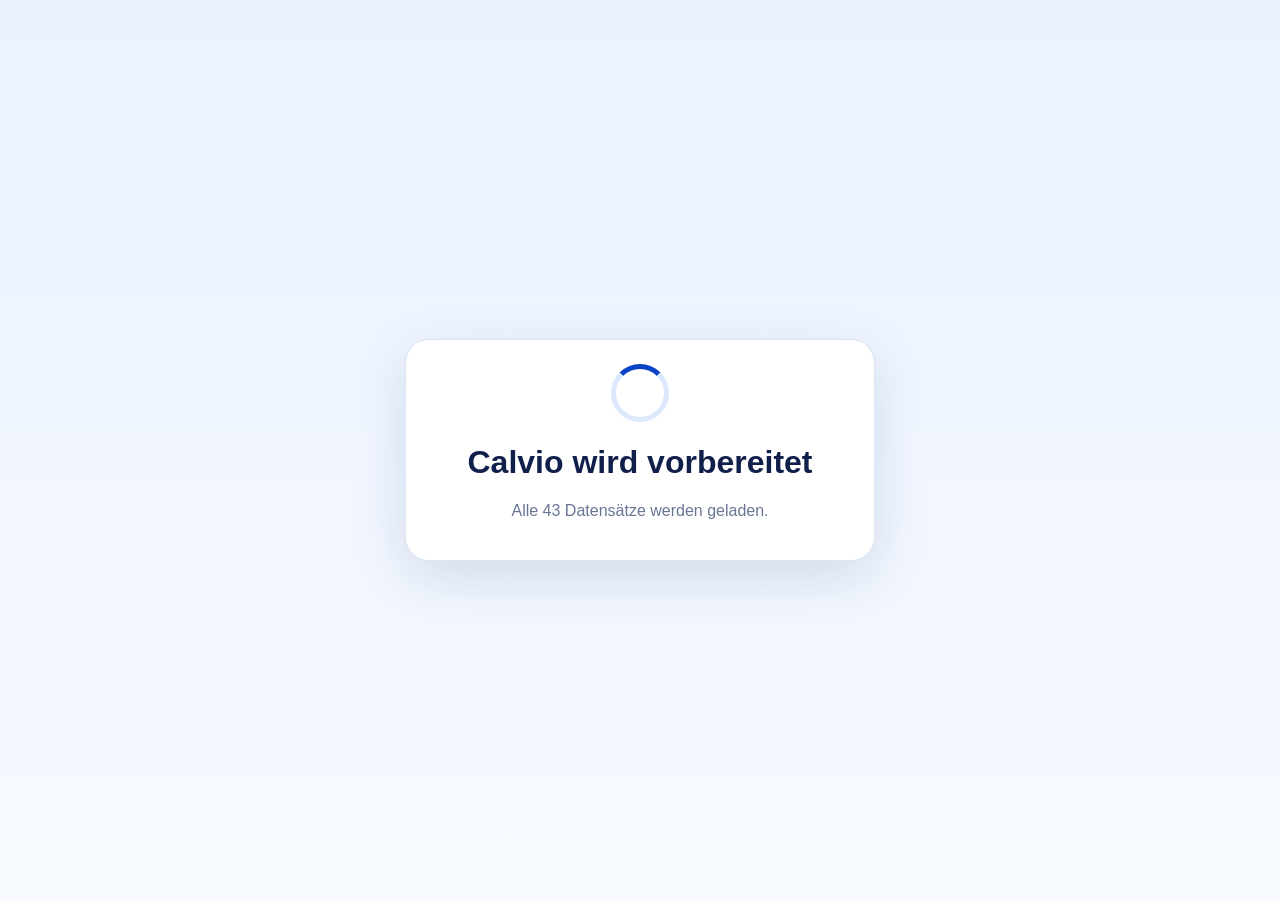
<file: index.html>
<!doctype html><html lang="de"><head><meta charset="utf-8"><meta name="viewport" content="width=device-width,initial-scale=1,viewport-fit=cover"><meta http-equiv="refresh" content="0; url=./app/import-fittrack.html?v=2026-07-13-v2"><title>Calvio</title></head><body style="font-family:-apple-system,BlinkMacSystemFont,'Segoe UI',sans-serif;background:#f3f7ff;color:#10204b;padding:32px"><h1>Calvio wird geöffnet …</h1><p>Die aktuellen FitTrack-Daten werden automatisch eingebunden.</p><p><a href="./app/import-fittrack.html?v=2026-07-13-v2">Hier tippen, falls die Weiterleitung nicht startet.</a></p></body></html>
</file>
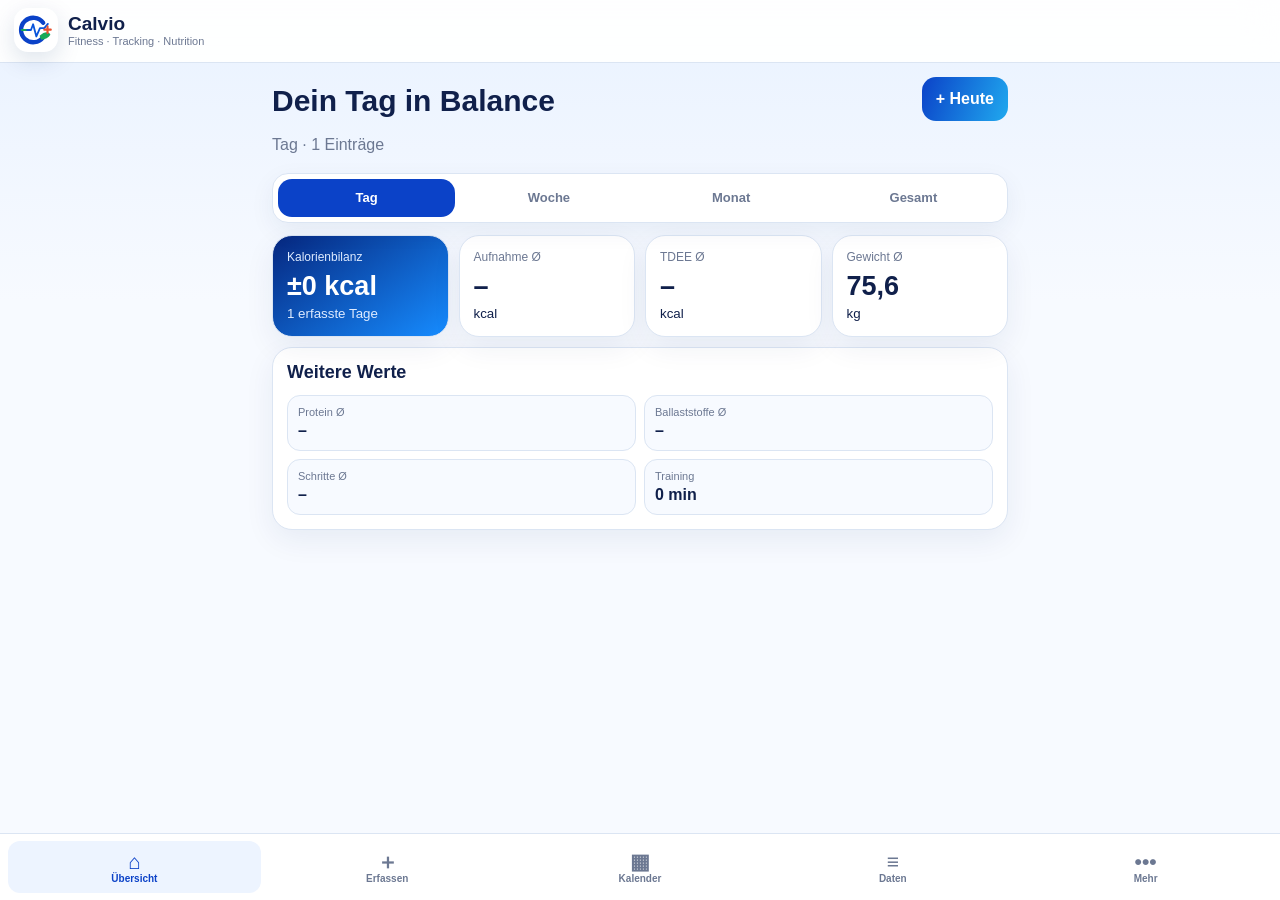
<file: app/index.html>
<!doctype html><html lang="de"><head><meta charset="utf-8"><meta name="viewport" content="width=device-width,initial-scale=1,viewport-fit=cover"><meta http-equiv="refresh" content="0; url=./mobile-v2.html?v=1"><meta name="theme-color" content="#0b42c8"><title>Calvio</title></head><body style="font-family:-apple-system,BlinkMacSystemFont,system-ui;background:#f3f7ff;color:#10204b;padding:32px"><h1>Calvio wird geöffnet …</h1><p><a href="./mobile-v2.html?v=1">Zur aktuellen iPhone-Version</a></p></body></html>
</file>
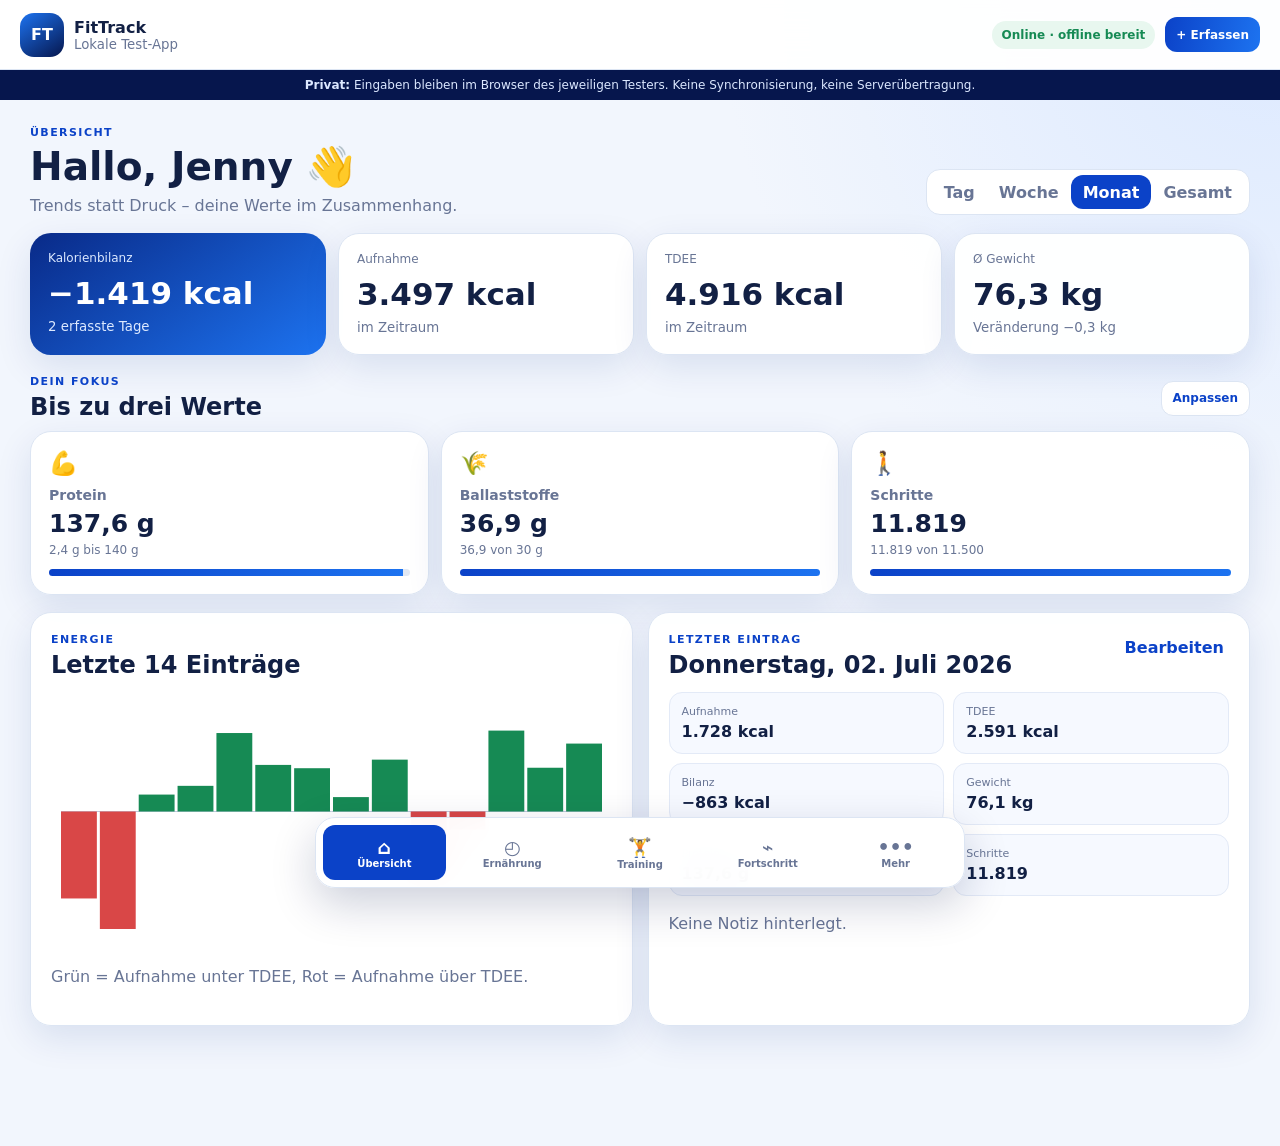
<file: test/index.html>
<!doctype html>
<html lang="de">
<head>
  <meta charset="utf-8">
  <meta name="viewport" content="width=device-width,initial-scale=1,viewport-fit=cover">
  <meta name="theme-color" content="#0b42c8">
  <meta name="description" content="FitTrack Test-App mit lokaler Offline-Datenspeicherung.">
  <meta name="apple-mobile-web-app-capable" content="yes">
  <meta name="apple-mobile-web-app-title" content="FitTrack">
  <title>FitTrack Test-App</title>
  <link rel="manifest" href="./manifest.webmanifest">
  <link rel="icon" href="./icon.svg" type="image/svg+xml">
  <link rel="apple-touch-icon" href="./icon.svg">
  <link rel="stylesheet" href="./styles.css?v=2">
</head>
<body>
<header class="topbar">
  <div class="brand"><div class="logo">FT</div><div><strong>FitTrack</strong><small>Lokale Test-App</small></div></div>
  <div class="top-actions"><span id="connectionStatus" class="status">Online</span><button id="installButton" class="secondary small" hidden>Installieren</button><button id="openEntryTop" class="small">+ Erfassen</button></div>
</header>
<div class="privacy"><strong>Privat:</strong> Eingaben bleiben im Browser des jeweiligen Testers. Keine Synchronisierung, keine Serverübertragung.</div>

<main>
  <section class="screen active" data-screen="overview">
    <div class="page-head"><div><p class="eyebrow">Übersicht</p><h1>Hallo, <span id="profileName">Jenny</span> 👋</h1><p>Trends statt Druck – deine Werte im Zusammenhang.</p></div><div class="period-switch" id="periodSwitch"><button data-period="today">Tag</button><button data-period="week">Woche</button><button data-period="month" class="active">Monat</button><button data-period="all">Gesamt</button></div></div>
    <div class="summary-grid">
      <article class="summary primary"><span>Kalorienbilanz</span><strong id="summaryBalance">–</strong><small id="summaryDays">–</small></article>
      <article class="summary"><span>Aufnahme</span><strong id="summaryIntake">–</strong><small>im Zeitraum</small></article>
      <article class="summary"><span>TDEE</span><strong id="summaryTdee">–</strong><small>im Zeitraum</small></article>
      <article class="summary"><span>Ø Gewicht</span><strong id="summaryWeight">–</strong><small id="summaryWeightChange">–</small></article>
    </div>
    <div class="section-head"><div><p class="eyebrow">Dein Fokus</p><h2>Bis zu drei Werte</h2></div><button id="editFocus" class="secondary small">Anpassen</button></div>
    <div id="focusCards" class="focus-grid"></div>
    <div class="two-col">
      <article class="panel"><div class="panel-head"><div><p class="eyebrow">Energie</p><h2>Letzte 14 Einträge</h2></div></div><canvas id="overviewBalanceChart"></canvas><p class="muted">Grün = Aufnahme unter TDEE, Rot = Aufnahme über TDEE.</p></article>
      <article class="panel"><div class="panel-head"><div><p class="eyebrow">Letzter Eintrag</p><h2 id="latestDate">–</h2></div><button id="editLatest" class="text-btn">Bearbeiten</button></div><div id="latestMetrics" class="metric-list"></div><p id="latestNote" class="muted"></p></article>
    </div>
  </section>

  <section class="screen" data-screen="nutrition">
    <div class="page-head"><div><p class="eyebrow">Ernährung</p><h1>Aufnahme und Ziele</h1><p>Protein, Ballaststoffe und Energiebilanz im Verlauf.</p></div><button class="open-entry">+ Essen & Tag erfassen</button></div>
    <div class="summary-grid three">
      <article class="summary"><span>Ø Protein</span><strong id="nutritionProtein">–</strong><small>Ziel: 140 g</small></article>
      <article class="summary"><span>Ø Ballaststoffe</span><strong id="nutritionFiber">–</strong><small>Ziel: 30 g</small></article>
      <article class="summary"><span>Ø Aufnahme</span><strong id="nutritionIntake">–</strong><small id="nutritionPeriodLabel">Alle Einträge</small></article>
    </div>
    <article class="panel"><div class="panel-head"><h2>Tagesprotokoll</h2><div class="inline-controls"><select id="nutritionPeriod"><option value="all">Alle Daten</option><option value="7">Letzte 7 Einträge</option><option value="30">Letzte 30 Einträge</option></select><input id="nutritionSearch" type="search" placeholder="Datum oder Notiz"></div></div><div class="table-scroll"><table><thead><tr><th>Datum</th><th>Aufnahme</th><th>TDEE</th><th>Bilanz</th><th>Protein</th><th>Ballaststoffe</th><th>Aktion</th></tr></thead><tbody id="nutritionRows"></tbody></table></div></article>
  </section>

  <section class="screen" data-screen="training">
    <div class="page-head"><div><p class="eyebrow">Training</p><h1>Aktivität dokumentieren</h1><p>Trainingszeit, Art und Notizen lokal speichern.</p></div><button class="open-entry">+ Training erfassen</button></div>
    <div class="summary-grid three"><article class="summary"><span>Trainingseinträge</span><strong id="trainingCount">0</strong><small>mit Minuten oder Art</small></article><article class="summary"><span>Gesamtminuten</span><strong id="trainingMinutes">0</strong><small>alle Einträge</small></article><article class="summary"><span>Ø Schritte</span><strong id="trainingSteps">–</strong><small>alle Tage</small></article></div>
    <article class="panel"><h2>Trainingsverlauf</h2><div id="trainingList" class="training-list"></div><div id="trainingEmpty" class="empty">Noch keine Trainingsdetails erfasst. Öffne „Training erfassen“ und ergänze Art oder Dauer.</div></article>
  </section>

  <section class="screen" data-screen="progress">
    <div class="page-head"><div><p class="eyebrow">Fortschritt</p><h1>Trends erkennen</h1><p>Gewicht und Energie über alle vorhandenen Einträge.</p></div></div>
    <div class="two-col"><article class="panel"><h2>Gewichtsverlauf</h2><canvas id="weightChart"></canvas><p id="weightTrend" class="muted"></p></article><article class="panel"><h2>Energiebilanz</h2><canvas id="balanceChart"></canvas><p class="muted">Einzelne Tage schwanken. Entscheidend ist der Verlauf.</p></article></div>
    <article class="panel"><div class="panel-head"><h2>Wochenübersicht</h2><span id="progressCount" class="pill">0 Einträge</span></div><div id="weekList" class="week-list"></div></article>
  </section>

  <section class="screen" data-screen="more">
    <div class="page-head"><div><p class="eyebrow">Mehr</p><h1>Einstellungen und Backup</h1><p>Profil, Fokus, Import und Export.</p></div></div>
    <div class="settings-grid">
      <article class="panel"><h2>Profil</h2><label>Anzeigename<input id="nameInput" maxlength="40"></label><button id="saveName">Lokal speichern</button><p id="nameStatus" class="status-text"></p></article>
      <article class="panel"><h2>Dashboard-Fokus</h2><p class="muted">Wähle maximal drei Werte.</p><div id="focusSettings" class="focus-settings"></div></article>
      <article class="panel"><h2>Backup</h2><p class="muted">JSON zur Wiederherstellung, CSV für Excel.</p><div class="stack"><button id="exportJson">JSON-Backup</button><button id="exportCsv" class="secondary">CSV-Datei</button></div></article>
      <article class="panel"><h2>Wiederherstellen</h2><label>JSON-Datei<input id="importFile" type="file" accept=".json,application/json"></label><button id="importJson">Importieren</button><p id="importStatus" class="status-text"></p></article>
      <article class="panel danger-panel"><h2>Lokale Daten löschen</h2><p class="muted">Nur für diesen Browser. Vorher Backup erstellen.</p><button id="clearData" class="danger">Alle lokalen Daten löschen</button></article>
      <article class="panel"><h2>Datenbasis</h2><p id="dataInfo" class="muted"></p><p class="muted">TDEE = Gesamtenergieverbrauch; Bilanz = Aufnahme minus TDEE.</p></article>
    </div>
  </section>
</main>

<nav class="bottom-nav" aria-label="Hauptnavigation">
  <button class="active" data-target="overview"><span>⌂</span>Übersicht</button>
  <button data-target="nutrition"><span>◴</span>Ernährung</button>
  <button data-target="training"><span>🏋</span>Training</button>
  <button data-target="progress"><span>⌁</span>Fortschritt</button>
  <button data-target="more"><span>•••</span>Mehr</button>
</nav>

<dialog id="entryDialog">
  <form id="entryForm" method="dialog">
    <div class="dialog-head"><div><p class="eyebrow">Lokale Eingabe</p><h2 id="entryTitle">Tag erfassen</h2></div><button type="button" class="secondary small" data-close="entryDialog">Schließen</button></div>
    <div class="form-grid">
      <label>Datum *<input id="dateInput" type="date" required></label>
      <label>Gewicht (kg)<input id="weightInput" type="number" step="0.1" min="20" max="400"></label>
      <label>Kalorienaufnahme *<input id="intakeInput" type="number" min="0" max="20000" required></label>
      <label>TDEE *<input id="tdeeInput" type="number" min="0" max="20000" required></label>
      <label>Protein (g)<input id="proteinInput" type="number" step="0.1" min="0"></label>
      <label>Ballaststoffe (g)<input id="fiberInput" type="number" step="0.1" min="0"></label>
      <label>Schritte<input id="stepsInput" type="number" min="0"></label>
      <label>Wasser (Liter)<input id="waterInput" type="number" step="0.1" min="0"></label>
      <label>Schlaf (Stunden)<input id="sleepInput" type="number" step="0.1" min="0" max="24"></label>
      <label>Training (Minuten)<input id="trainingInput" type="number" min="0"></label>
      <label>Trainingsart<input id="trainingTypeInput" maxlength="80" placeholder="z. B. Krafttraining"></label>
    </div>
    <label>Notiz<textarea id="noteInput" rows="3" maxlength="1000"></textarea></label>
    <div class="live-balance"><span>Berechnete Bilanz</span><strong id="liveBalance">–</strong></div>
    <div class="dialog-actions"><button type="button" class="secondary" id="deleteEntry" hidden>Eintrag löschen</button><span id="entryStatus" class="status-text"></span><button type="submit">Lokal speichern</button></div>
  </form>
</dialog>

<dialog id="focusDialog"><div class="dialog-head"><div><p class="eyebrow">Dashboard</p><h2>Fokus auswählen</h2></div><button class="secondary small" data-close="focusDialog">Schließen</button></div><p class="muted">Maximal drei Karten.</p><div id="focusDialogSettings" class="focus-settings"></div></dialog>
<dialog id="confirmDialog"><form method="dialog"><h2 id="confirmTitle">Löschen?</h2><p id="confirmText"></p><div class="dialog-actions"><button value="cancel" class="secondary">Abbrechen</button><button value="confirm" class="danger">Bestätigen</button></div></form></dialog>

<script src="./seed-data.js?v=2"></script>
<script src="./app.js?v=2"></script>
</body></html>
</file>
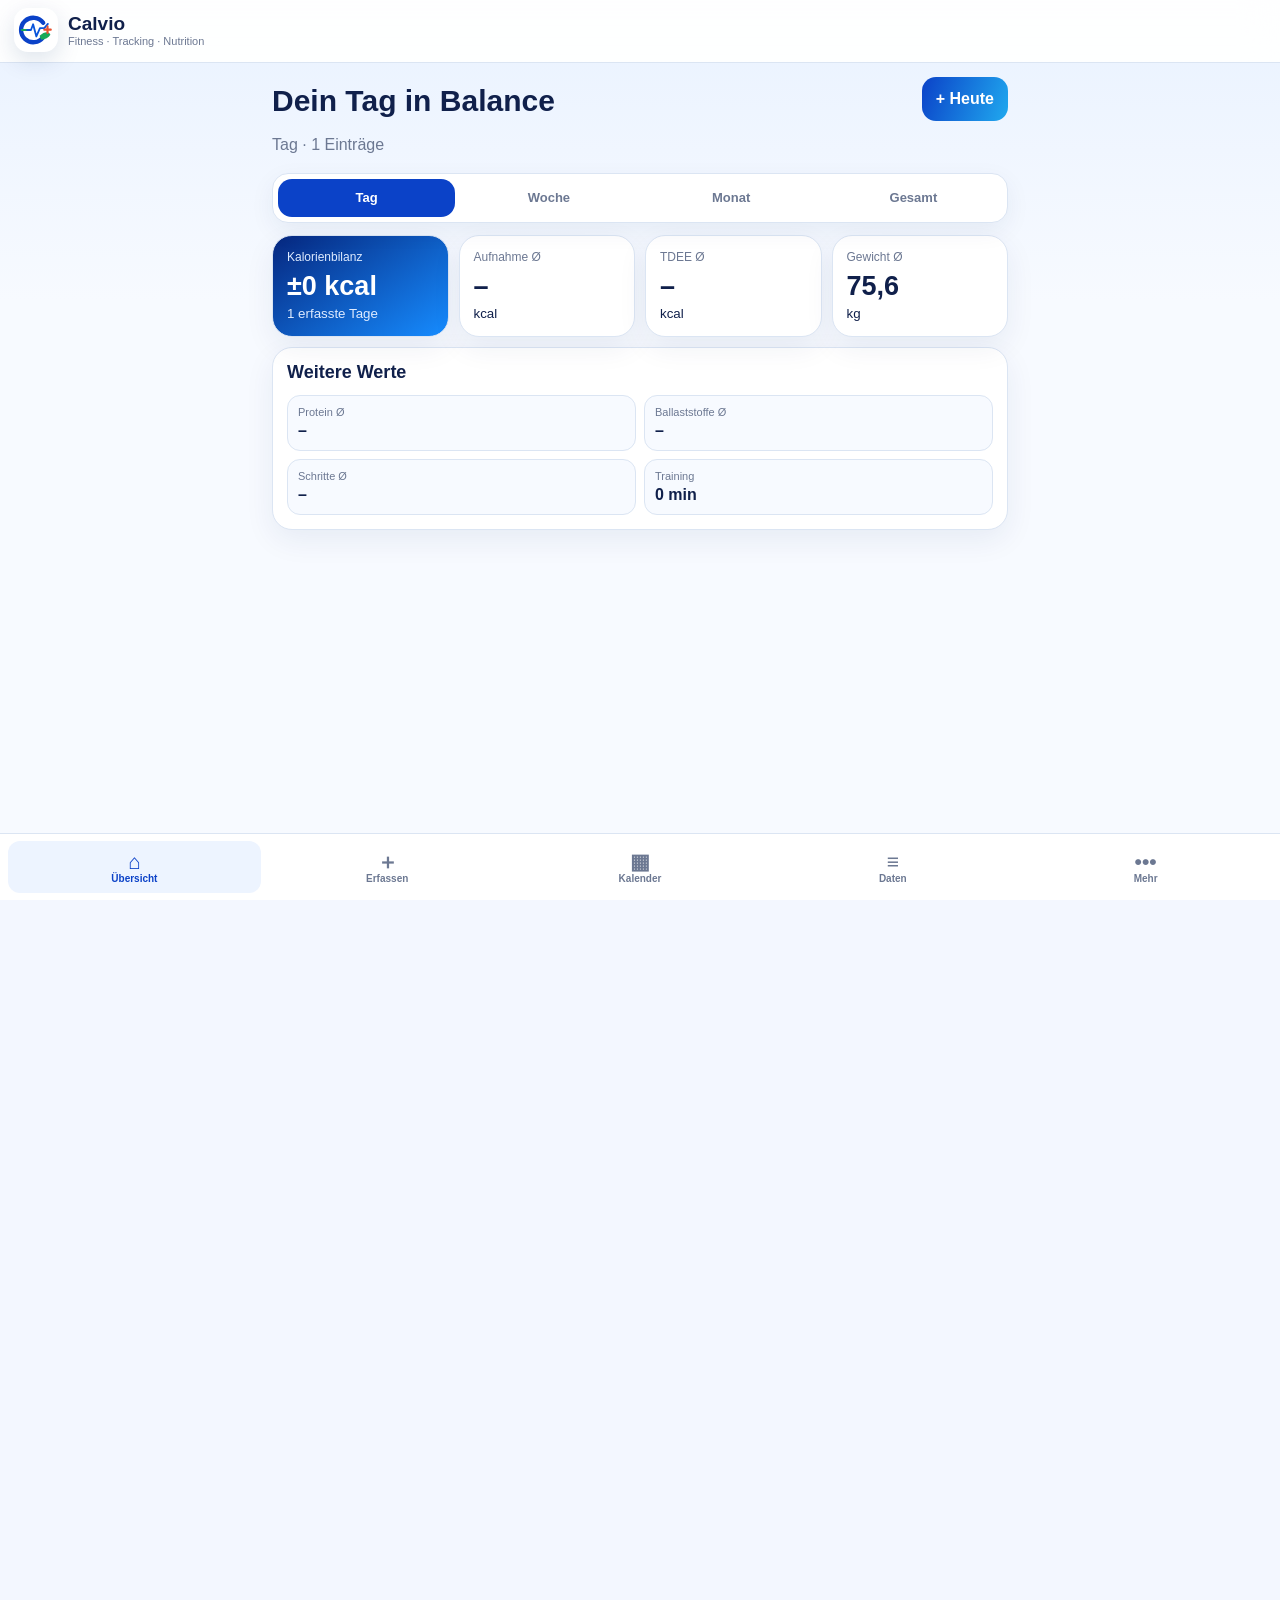
<file: app/import-fittrack.html>
<!doctype html><html lang="de"><head><meta charset="utf-8"><meta name="viewport" content="width=device-width,initial-scale=1,viewport-fit=cover"><meta name="theme-color" content="#0b42c8"><title>Calvio – 43 Datensätze</title><style>body{margin:0;min-height:100vh;display:grid;place-items:center;background:linear-gradient(180deg,#eaf2ff,#f7faff);font-family:-apple-system,BlinkMacSystemFont,"Segoe UI",sans-serif;color:#10204b}.box{width:min(420px,calc(100% - 28px));background:white;border:1px solid #dbe5f3;border-radius:24px;padding:24px;box-shadow:0 18px 55px #0b2b6722;text-align:center}.spin{width:48px;height:48px;margin:auto;border:5px solid #dce8fb;border-top-color:#0b42c8;border-radius:50%;animation:s 1s linear infinite}@keyframes s{to{transform:rotate(360deg)}}p{color:#687595}</style></head><body><main class="box"><div class="spin"></div><h1>Calvio wird vorbereitet</h1><p id="status">Alle 43 Datensätze werden geladen.</p></main><script>const data=[{"date":"2026-06-01","tdee":2631,"intake":1638,"weight":75.6,"protein":134,"fiber":27,"steps":11899},{"date":"2026-06-02","tdee":2269,"intake":2084,"weight":75.6,"protein":104,"fiber":19.9,"steps":7318},{"date":"2026-06-03","tdee":2830,"intake":1575,"weight":75.6,"protein":97,"fiber":34.8,"steps":16890},{"date":"2026-06-04","tdee":2077,"intake":2614,"weight":75,"protein":134,"fiber":11.5,"steps":3998},{"date":"2026-06-05","tdee":2609,"intake":1314,"weight":75,"protein":104,"fiber":30.1,"steps":10338},{"date":"2026-06-06","tdee":2243,"intake":1687,"weight":75.4,"protein":101,"fiber":4.9,"steps":9072},{"date":"2026-06-07","tdee":2248,"intake":2508,"weight":75.4,"protein":54,"fiber":15.3,"steps":6415},{"date":"2026-06-08","tdee":2279,"intake":1732,"weight":75.8,"protein":76,"fiber":12.3,"steps":6152},{"date":"2026-06-09","tdee":1950,"intake":2469,"weight":75.8,"protein":114,"fiber":9,"steps":7262},{"date":"2026-06-10","tdee":2589,"intake":2732,"weight":75.2,"protein":144,"fiber":4.3,"steps":4245},{"date":"2026-06-11","tdee":2196,"intake":1709,"weight":75.1,"protein":123,"fiber":28.5,"steps":10556},{"date":"2026-06-12","tdee":2055,"intake":1670,"weight":75.1,"protein":132,"fiber":26.6,"steps":7218},{"date":"2026-06-13","tdee":2109,"intake":1878,"weight":75.6,"protein":110,"fiber":12.7,"steps":7250},{"date":"2026-06-14","tdee":2337,"intake":2108,"weight":75.5,"protein":70,"fiber":20.8,"steps":7340},{"date":"2026-06-15","tdee":2333,"intake":2301,"weight":76.7,"protein":148,"fiber":7.4,"steps":9183},{"date":"2026-06-16","tdee":2323,"intake":2323,"weight":76.7,"protein":124,"fiber":12.6,"steps":7865},{"date":"2026-06-17","tdee":2650,"intake":2275,"weight":76,"protein":124,"fiber":10.6,"steps":7379},{"date":"2026-06-18","tdee":2288,"intake":2655,"weight":76.2,"protein":144,"fiber":14.8,"steps":9243},{"date":"2026-06-19","tdee":2295,"intake":3400,"weight":76.7,"protein":173,"fiber":10.8,"steps":7684},{"date":"2026-06-20","tdee":2066,"intake":3559,"weight":76.7,"protein":164,"fiber":18.7,"steps":8927},{"date":"2026-06-21","tdee":2403,"intake":2188,"weight":76.7,"protein":134,"fiber":0,"steps":5959},{"date":"2026-06-22","tdee":2403,"intake":2077,"weight":76.1,"protein":74,"fiber":4.8,"steps":3142},{"date":"2026-06-23","tdee":2556,"intake":1559,"weight":76.1,"protein":144,"fiber":33.4,"steps":10355},{"date":"2026-06-24","tdee":2296,"intake":1704,"weight":76.1,"protein":118,"fiber":43.5,"steps":9406},{"date":"2026-06-25","tdee":2389,"intake":1839,"weight":76.9,"protein":119,"fiber":24,"steps":8433},{"date":"2026-06-26","tdee":2007,"intake":1824,"weight":76.9,"protein":128,"fiber":33.9,"steps":4221},{"date":"2026-06-27","tdee":2327,"intake":1668,"weight":76.9,"protein":110,"fiber":35.8,"steps":4422},{"date":"2026-06-28","tdee":2305,"intake":3048,"weight":76.9,"protein":148,"fiber":7.6,"steps":4936},{"date":"2026-06-29","tdee":2240,"intake":2470,"weight":77.4,"protein":152,"fiber":28.3,"steps":5941},{"date":"2026-06-30","tdee":2656,"intake":1628,"weight":77.4,"protein":102,"fiber":27.7,"steps":12508},{"date":"2026-07-01","tdee":2325,"intake":1769,"weight":77.2,"protein":146,"fiber":36.3,"steps":11511},{"date":"2026-07-02","tdee":2591,"intake":1728,"weight":76.9,"protein":137.6,"fiber":36.9,"steps":11819},{"date":"2026-07-03","tdee":2471,"intake":1736,"weight":76.1,"protein":149.3,"fiber":32.5,"steps":10775},{"date":"2026-07-04","tdee":2588,"intake":1807,"weight":75.6,"protein":101,"fiber":30.1,"steps":11065},{"date":"2026-07-05","tdee":2357,"intake":2533,"weight":75.5,"protein":112,"fiber":34.8,"steps":6695},{"date":"2026-07-06","tdee":2213,"intake":1736,"weight":76.3,"protein":145,"fiber":36.7,"steps":7801},{"date":"2026-07-07","tdee":2459,"intake":1736,"weight":75.8,"protein":134,"fiber":34.4,"steps":12188},{"date":"2026-07-08","tdee":2450,"intake":1723,"weight":75.7,"protein":130,"fiber":36.2,"steps":9898},{"date":"2026-07-09","tdee":2472,"intake":1709,"weight":75.6,"protein":129,"fiber":37.4,"steps":11399},{"date":"2026-07-10","tdee":1929,"intake":1651,"weight":75.8,"protein":81,"fiber":30.6,"steps":3556},{"date":"2026-07-11","tdee":2486,"intake":1970,"weight":75.7,"protein":111,"fiber":17.3,"steps":9568},{"date":"2026-07-12","tdee":2499,"intake":1832,"weight":75.7,"protein":138,"fiber":30.3,"steps":6380},{"date":"2026-07-13","weight":75.6}];try{const old=JSON.parse(localStorage.getItem('calvio')||'[]');const map=new Map(old.map(e=>[e.date,e]));data.forEach(e=>map.set(e.date,{...(map.get(e.date)||{}),...e,note:(map.get(e.date)?.note)||'FitTrack – kompletter Datenbestand'}));const merged=[...map.values()].sort((a,b)=>a.date.localeCompare(b.date));localStorage.setItem('calvio',JSON.stringify(merged));localStorage.setItem('calvioSharedDataVersion','2026-07-13-43-v1');status.textContent='Alle 43 Datensätze wurden geladen. Die App öffnet sich jetzt.';setTimeout(()=>location.replace('./?data=43-v1'),700)}catch(err){status.textContent='Die Daten konnten nicht geladen werden: '+err.message}</script></body></html>
</file>
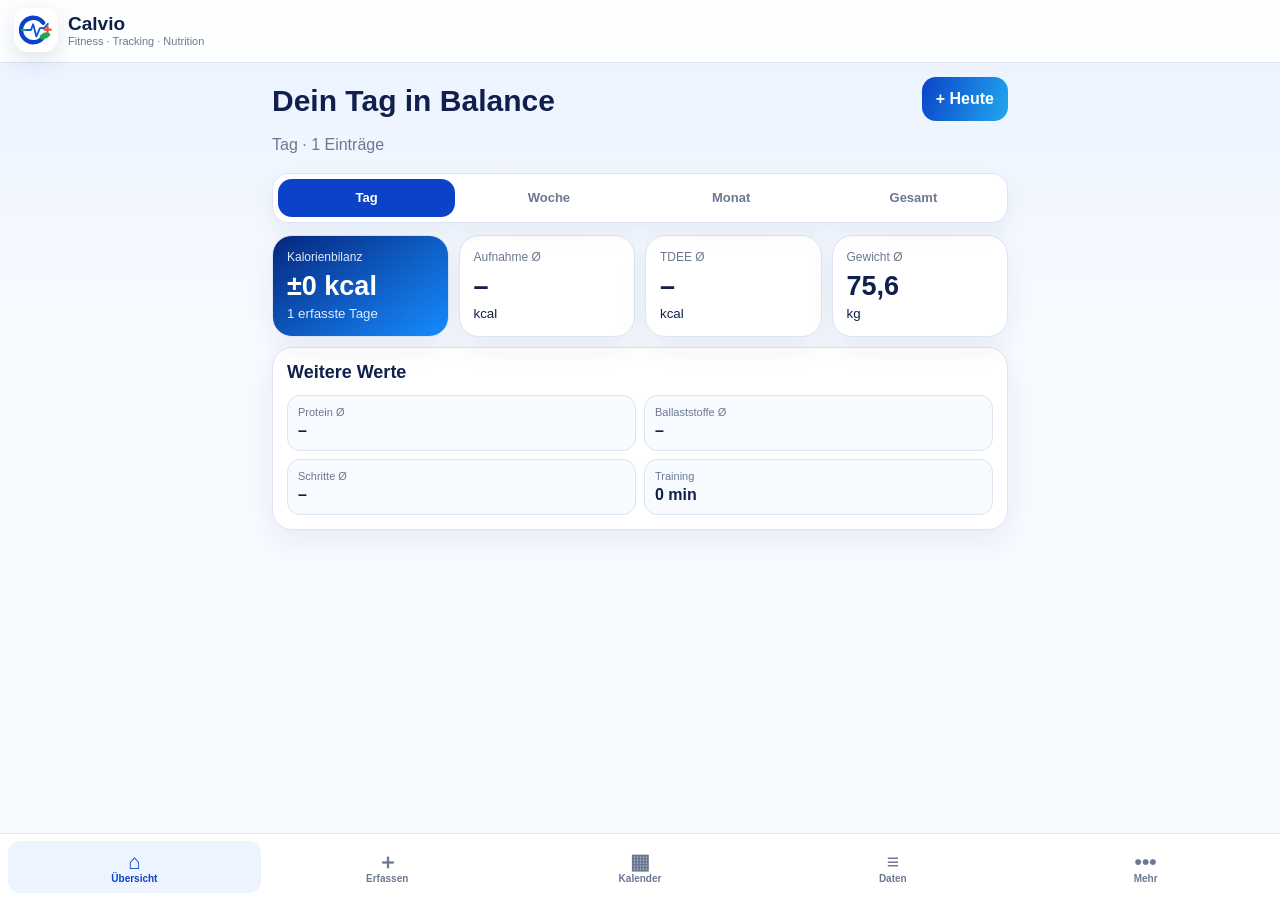
<file: app/mobile-v2.html>
<!doctype html>
<html lang="de">
<head>
<meta charset="utf-8">
<meta name="viewport" content="width=device-width,initial-scale=1,viewport-fit=cover,user-scalable=no">
<meta name="theme-color" content="#0b42c8">
<meta name="apple-mobile-web-app-capable" content="yes">
<meta name="apple-mobile-web-app-status-bar-style" content="default">
<meta name="apple-mobile-web-app-title" content="Calvio">
<title>Calvio</title>
<link rel="stylesheet" href="./mobile-v2.css?v=1">
</head>
<body>
<header>
  <div class="brand">
    <div class="brandleft">
      <div class="logo"><svg viewBox="0 0 100 100"><path d="M70 30a34 34 0 1 0 0 40" fill="none" stroke="#0b42c8" stroke-width="12" stroke-linecap="round"/><path d="M18 50h18l6-16 9 34 10-23h12l10-12" fill="none" stroke="#0854da" stroke-width="5" stroke-linecap="round" stroke-linejoin="round"/><path d="M60 66c14-12 25-12 30-3-5 8-14 13-26 14z" fill="#18a957"/><rect x="8" y="47" width="16" height="6" rx="3" fill="#18a957"/><path d="M82 40v18M73 49h18" stroke="#e8512f" stroke-width="6" stroke-linecap="round"/></svg></div>
      <div><b>Calvio</b><small>Fitness · Tracking · Nutrition</small></div>
    </div>
    <button id="back" class="secondary" hidden>←</button>
  </div>
</header>

<main>
<section id="home" class="screen on">
  <div class="top"><div><h1>Dein Tag in Balance</h1><p id="periodText">Aktueller Zeitraum</p></div><button id="addToday">+ Heute</button></div>
  <div id="period" class="period"><button data-p="day" class="on">Tag</button><button data-p="week">Woche</button><button data-p="month">Monat</button><button data-p="all">Gesamt</button></div>
  <div class="grid stats">
    <div class="card primary"><span>Kalorienbilanz</span><b id="sumBalance">–</b><small id="sumDays">–</small></div>
    <div class="card"><span>Aufnahme Ø</span><b id="sumIntake">–</b><small>kcal</small></div>
    <div class="card"><span>TDEE Ø</span><b id="sumTdee">–</b><small>kcal</small></div>
    <div class="card"><span>Gewicht Ø</span><b id="sumWeight">–</b><small>kg</small></div>
  </div>
  <div class="panel" style="margin-top:10px"><h2>Weitere Werte</h2><div id="moreMetrics" class="metrics"></div></div>
</section>

<section id="entry" class="screen">
  <div class="top"><div><h1>Tagesdaten</h1><p>Schnell auf dem iPhone erfassen.</p></div><button id="copyPrev" class="secondary">Vortag</button></div>
  <form id="entryForm" class="panel">
    <div class="formgrid">
      <label><span>Datum</span><input id="date" type="date"></label>
      <label><span>Aufnahme</span><input id="intake" type="number" inputmode="decimal"></label>
      <label><span>TDEE</span><input id="tdee" type="number" inputmode="decimal"></label>
      <label><span>Gewicht</span><input id="weight" type="number" step="0.1" inputmode="decimal"></label>
      <label><span>Protein</span><input id="protein" type="number" step="0.1" inputmode="decimal"></label>
      <label><span>Ballaststoffe</span><input id="fiber" type="number" step="0.1" inputmode="decimal"></label>
      <label><span>Schritte</span><input id="steps" type="number" inputmode="numeric"></label>
      <label><span>Wasser</span><input id="water" type="number" step="0.1" inputmode="decimal"></label>
      <label><span>Schlaf</span><input id="sleep" type="number" step="0.1" inputmode="decimal"></label>
      <label><span>Training</span><input id="training" type="number" inputmode="numeric"></label>
    </div>
    <label><span>Trainingsart</span><input id="trainingType"></label>
    <label><span>Notiz</span><textarea id="note"></textarea></label>
    <div class="metric"><span>Live-Bilanz</span><b id="liveBalance">–</b></div>
    <div class="actions"><button type="submit">Speichern</button><button type="button" id="deleteEntry" class="danger">Löschen</button></div>
  </form>
</section>

<section id="calendarScreen" class="screen">
  <div class="top"><div><h1>Kalender</h1><p><span class="green">− Defizit</span> · <span class="red">+ Überschuss</span></p></div><div><button id="prevMonth" class="secondary">‹</button><button id="nextMonth" class="secondary">›</button></div></div>
  <div class="panel"><h2 id="monthTitle"></h2><div id="calendar" class="calendar"></div></div>
</section>

<section id="dayScreen" class="screen">
  <button id="backToCalendar" class="backcalendar">← Zurück zum Kalender</button>
  <div id="dayHero" class="dayhero neutral">
    <div class="herohead"><div><div id="dayDate" class="eyebrow"></div><h1 id="dayStatus">Tagesübersicht</h1></div><div id="dayScore" class="scorechip">–</div></div>
    <div id="dayBalance" class="big">–</div>
    <p id="dayMessage">–</p>
    <div class="progress"><i id="dayProgress" style="width:0%"></i></div>
  </div>

  <div class="sectioncard">
    <div class="sectiontitle"><h2>Ernährung</h2><span class="icon">🥗</span></div>
    <div id="nutritionGrid" class="healthgrid"></div>
  </div>

  <div class="sectioncard">
    <div class="sectiontitle"><h2>Aktivität</h2><span class="icon">🏃</span></div>
    <div id="activityGrid" class="healthgrid"></div>
  </div>

  <div class="sectioncard">
    <div class="sectiontitle"><h2>Körper</h2><span class="icon">⚖️</span></div>
    <div id="bodyGrid" class="healthgrid"></div>
  </div>

  <div class="sectioncard">
    <div class="sectiontitle"><h2>Regeneration</h2><span class="icon">😴</span></div>
    <div id="recoveryGrid" class="healthgrid"></div>
  </div>

  <div class="sectioncard">
    <div class="sectiontitle"><h2>Notizen</h2><span class="icon">📝</span></div>
    <div id="dayNote" class="note">Keine Notiz.</div>
  </div>

  <div class="dayactions">
    <button id="editDay">✏️ Bearbeiten</button>
    <button id="deleteDay" class="danger">🗑 Löschen</button>
    <button id="calendarAgain" class="secondary full">← Zurück zum Kalender</button>
  </div>
</section>

<section id="dataScreen" class="screen">
  <div class="top"><div><h1>Daten</h1><p>Alle gespeicherten Tage.</p></div><button id="exportCsv">CSV</button></div>
  <div id="dataList" class="list"></div>
</section>

<section id="moreScreen" class="screen">
  <h1>Mehr</h1>
  <div class="panel"><h2>Backup & Daten</h2><div class="actions"><button id="exportJson">JSON</button><button id="loadDemo">43 Datensätze laden</button><button id="clearAll" class="danger">Alles löschen</button></div><p>Auf dem iPhone in Safari öffnen und über Teilen → Zum Home-Bildschirm installieren.</p></div>
</section>
</main>

<nav class="bottom">
  <button data-s="home" class="on"><span>⌂</span>Übersicht</button>
  <button data-s="entry"><span>＋</span>Erfassen</button>
  <button data-s="calendarScreen"><span>▦</span>Kalender</button>
  <button data-s="dataScreen"><span>≡</span>Daten</button>
  <button data-s="moreScreen"><span>•••</span>Mehr</button>
</nav>

<script src="./mobile-v2.js?v=1"></script>
</body>
</html>
</file>
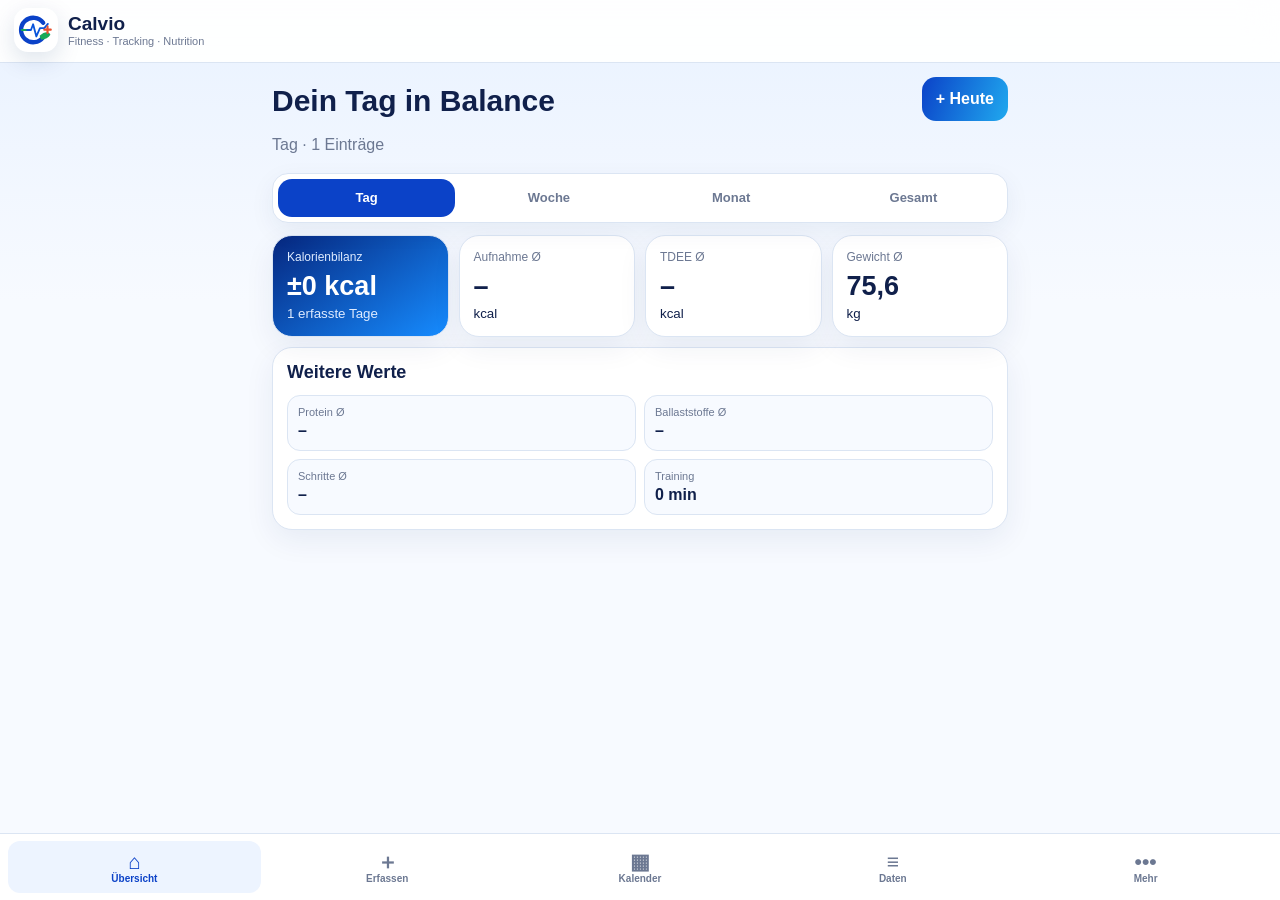
<file: app/mobile.html>
<!doctype html><html lang="de"><head><meta charset="utf-8"><meta name="viewport" content="width=device-width,initial-scale=1,viewport-fit=cover"><meta http-equiv="refresh" content="0; url=./mobile-v2.html?v=1"><meta name="theme-color" content="#0b42c8"><title>Calvio</title></head><body style="font-family:-apple-system,BlinkMacSystemFont,system-ui;background:#f3f7ff;color:#10204b;padding:32px"><h1>Calvio wird aktualisiert …</h1><p><a href="./mobile-v2.html?v=1">Neue Tagesansicht öffnen</a></p></body></html>
</file>
<file: test/styles.css>
:root{--blue:#0b42c8;--blue2:#1d73f0;--nav:#06164d;--bg:#f2f6fd;--card:#fff;--text:#122044;--muted:#687595;--line:#dce5f3;--green:#168a54;--red:#d94747;--shadow:0 12px 36px rgba(13,48,124,.11)}*{box-sizing:border-box}html,body{min-height:100%}body{margin:0;color:var(--text);background:radial-gradient(circle at top right,#dce9ff,transparent 35rem),var(--bg);font-family:Inter,system-ui,-apple-system,"Segoe UI",sans-serif}button,input,select,textarea{font:inherit}button{min-height:42px;padding:10px 15px;border:0;border-radius:12px;color:#fff;background:linear-gradient(100deg,var(--blue),var(--blue2));font-weight:800;cursor:pointer}button.secondary{color:var(--blue);background:#fff;border:1px solid var(--line)}button.danger{background:var(--red)}button.small{min-height:35px;padding:7px 11px;font-size:12px}.text-btn{background:transparent;color:var(--blue);padding:5px;min-height:auto}.topbar{position:sticky;top:0;z-index:30;display:flex;justify-content:space-between;align-items:center;min-height:70px;padding:11px 20px;background:#fffffff0;border-bottom:1px solid var(--line);backdrop-filter:blur(16px)}.brand,.top-actions{display:flex;align-items:center;gap:10px}.logo{width:44px;height:44px;border-radius:14px;display:grid;place-items:center;color:#fff;background:linear-gradient(145deg,var(--blue2),var(--nav));font-weight:900}.brand strong,.brand small{display:block}.brand small{color:var(--muted)}.status,.pill{padding:7px 10px;border-radius:999px;color:var(--green);background:#e8f7ef;font-size:12px;font-weight:800}.status.offline{color:#91600e;background:#fff1cf}.privacy{padding:8px 16px;text-align:center;background:var(--nav);color:#dce8ff;font-size:12px}main{width:min(1220px,calc(100% - 30px));margin:auto;padding:26px 0 105px}.screen{display:none}.screen.active{display:block}.page-head,.section-head,.panel-head,.dialog-head{display:flex;justify-content:space-between;align-items:flex-start;gap:15px}.page-head{align-items:flex-end;margin-bottom:18px}.page-head h1{margin:0;font-size:clamp(27px,4vw,39px)}.page-head p{margin:6px 0 0;color:var(--muted)}.eyebrow{margin:0 0 5px!important;color:var(--blue)!important;font-size:11px;font-weight:900;letter-spacing:.13em;text-transform:uppercase}.period-switch{display:flex;padding:5px;border:1px solid var(--line);border-radius:14px;background:#fff}.period-switch button{min-height:34px;padding:7px 12px;color:var(--muted);background:transparent}.period-switch button.active{color:#fff;background:var(--blue)}.summary-grid{display:grid;grid-template-columns:repeat(4,1fr);gap:12px;margin-bottom:18px}.summary-grid.three{grid-template-columns:repeat(3,1fr)}.summary,.panel,.focus-card{background:#fffffff8;border:1px solid var(--line);border-radius:21px;box-shadow:var(--shadow)}.summary{padding:18px}.summary span{display:block;color:var(--muted);font-size:12px}.summary strong{display:block;margin:10px 0 5px;font-size:clamp(23px,3vw,31px)}.summary small{color:var(--muted)}.summary.primary{color:#fff;background:linear-gradient(145deg,#092a88,var(--blue2));border:0}.summary.primary span,.summary.primary small{color:#dce9ff}.section-head{align-items:center;margin:20px 0 10px}.section-head h2,.panel h2{margin:0}.focus-grid{display:grid;grid-template-columns:repeat(3,1fr);gap:12px;margin-bottom:17px}.focus-card{padding:18px}.focus-card .icon{font-size:23px}.focus-card h3{margin:10px 0 6px;color:var(--muted);font-size:14px}.focus-card strong{display:block;font-size:25px}.focus-card p{margin:5px 0 0;color:var(--muted);font-size:12px}.meter{height:7px;margin-top:12px;border-radius:99px;background:#e1e8f3;overflow:hidden}.meter i{display:block;height:100%;background:linear-gradient(90deg,var(--blue),var(--blue2))}.two-col{display:grid;grid-template-columns:1fr 1fr;gap:15px}.panel{padding:20px;margin-bottom:15px}.metric-list{display:grid;grid-template-columns:1fr 1fr;gap:9px;margin-top:13px}.metric-list div{padding:12px;border-radius:13px;background:#f6f9ff;border:1px solid #e3eaf7}.metric-list span{display:block;color:var(--muted);font-size:11px}.metric-list b{display:block;margin-top:4px}.muted{color:var(--muted);line-height:1.5}canvas{display:block;width:100%;height:270px}.inline-controls{display:flex;gap:8px}.inline-controls input,.inline-controls select{width:auto;min-width:150px}.table-scroll{overflow:auto}table{width:100%;min-width:850px;border-collapse:collapse}th,td{padding:12px 13px;text-align:right;border-bottom:1px solid var(--line);font-size:12px;white-space:nowrap}th{color:var(--muted);background:#f7f9fd}th:first-child,td:first-child{text-align:left}.negative{color:var(--green);font-weight:850}.positive{color:var(--red);font-weight:850}td button{min-height:32px;padding:5px 8px;font-size:11px}.training-list,.week-list{display:grid;gap:9px}.training-item,.week-item{display:grid;grid-template-columns:130px 1fr auto;gap:12px;align-items:center;padding:12px;border:1px solid var(--line);border-radius:13px;background:#f8faff}.training-item p,.training-item b{margin:0}.training-item small{color:var(--muted)}.empty{text-align:center;padding:25px;color:var(--muted)}.settings-grid{display:grid;grid-template-columns:1fr 1fr;gap:15px}.settings-grid .panel{margin:0}.stack{display:grid;gap:8px}.focus-settings{display:grid;grid-template-columns:1fr 1fr;gap:8px}.toggle{display:flex;justify-content:space-between;align-items:center;padding:11px;border:1px solid var(--line);border-radius:12px}.toggle input{width:auto;min-height:auto;accent-color:var(--blue)}label{display:grid;gap:7px;margin-bottom:12px;color:#344363;font-size:13px;font-weight:750}input,select,textarea{width:100%;min-height:44px;padding:10px 12px;border:1px solid #cad6e9;border-radius:11px;color:var(--text);background:#fff}textarea{resize:vertical}.danger-panel{border-color:#f0c8c8}.status-text{color:var(--green);font-size:12px}.bottom-nav{position:fixed;z-index:40;left:50%;bottom:max(12px,env(safe-area-inset-bottom));transform:translateX(-50%);width:min(650px,calc(100% - 22px));display:grid;grid-template-columns:repeat(5,1fr);gap:5px;padding:7px;border:1px solid var(--line);border-radius:20px;background:#fffffff4;box-shadow:0 16px 45px rgba(6,22,77,.2);backdrop-filter:blur(18px)}.bottom-nav button{min-height:55px;padding:5px;color:var(--muted);background:transparent;font-size:10px}.bottom-nav button span{display:block;font-size:19px}.bottom-nav button.active{color:#fff;background:var(--blue)}dialog{width:min(850px,calc(100% - 24px));max-height:92vh;overflow:auto;border:0;border-radius:20px;padding:22px;box-shadow:0 24px 70px rgba(0,0,0,.3)}dialog::backdrop{background:#030e348f}.form-grid{display:grid;grid-template-columns:repeat(3,1fr);gap:11px}.live-balance{display:flex;justify-content:space-between;align-items:center;padding:13px;border-radius:13px;background:#e8f0ff;margin:8px 0}.dialog-actions{display:flex;align-items:center;justify-content:flex-end;gap:10px;margin-top:14px}.dialog-actions .status-text{margin-right:auto}@media(max-width:900px){.summary-grid{grid-template-columns:1fr 1fr}.summary-grid.three{grid-template-columns:repeat(3,1fr)}.two-col{grid-template-columns:1fr}.form-grid{grid-template-columns:1fr 1fr}}@media(max-width:640px){.topbar{padding:9px 11px}.brand small,.status{display:none}.top-actions button:not(#openEntryTop){display:none}main{width:calc(100% - 18px);padding-top:18px}.page-head{align-items:flex-start;flex-direction:column}.page-head>button{width:100%}.period-switch{width:100%}.period-switch button{flex:1;padding:7px 3px}.summary-grid,.summary-grid.three{grid-template-columns:1fr 1fr;gap:8px}.summary{padding:14px;border-radius:17px}.focus-grid{grid-template-columns:1fr}.panel{padding:15px;border-radius:17px}.settings-grid{grid-template-columns:1fr}.form-grid{grid-template-columns:1fr}.focus-settings{grid-template-columns:1fr}.inline-controls{width:100%;flex-direction:column}.inline-controls input,.inline-controls select{width:100%}.panel-head{flex-direction:column}.training-item{grid-template-columns:1fr}.dialog-actions{align-items:stretch;flex-direction:column}.dialog-actions button{width:100%}}
</file>
<file: app/mobile-v2.css>
:root{--blue:#0b42c8;--cyan:#20a9ef;--green:#11834d;--red:#d7463f;--orange:#e67c1f;--bg:#f3f7ff;--line:#dbe5f3;--muted:#6c7892;--text:#10204b;--card:#fff}
*{box-sizing:border-box;-webkit-tap-highlight-color:transparent}
html{background:var(--bg);overscroll-behavior:none}
body{margin:0;min-height:100vh;background:linear-gradient(180deg,#e9f2ff,#f7faff 300px);color:var(--text);font-family:-apple-system,BlinkMacSystemFont,"SF Pro Text","Segoe UI",sans-serif;padding-bottom:calc(90px + env(safe-area-inset-bottom))}
button,input,textarea{font:inherit}
button{min-height:44px;border:0;border-radius:14px;background:linear-gradient(110deg,var(--blue),var(--cyan));color:#fff;font-weight:800;padding:10px 14px;cursor:pointer}
button.secondary{background:#fff;color:var(--blue);border:1px solid var(--line)}
button.danger{background:#fff1f0;color:#b33932;border:1px solid #efc5c1}
header{position:sticky;top:0;z-index:20;padding:calc(8px + env(safe-area-inset-top)) 14px 10px;background:#ffffffed;border-bottom:1px solid var(--line);backdrop-filter:blur(18px)}
.brand{display:flex;align-items:center;justify-content:space-between;gap:10px}
.brandleft{display:flex;align-items:center;gap:10px;min-width:0}
.logo{width:44px;height:44px;border-radius:14px;background:#fff;display:grid;place-items:center;box-shadow:0 8px 24px #0b2b6722;flex:0 0 auto}
.logo svg{width:36px}.brand b{font-size:19px}.brand small{display:block;color:var(--muted);font-size:11px}
main{max-width:760px;margin:auto;padding:14px 12px 0}
.screen{display:none}.screen.on{display:block}
h1{font-size:30px;line-height:1.08;margin:8px 0}h2{font-size:18px;margin:0 0 12px}h3{font-size:16px;margin:0}
p{color:var(--muted);line-height:1.45}
.top{display:flex;align-items:flex-start;justify-content:space-between;gap:10px}
.period{display:grid;grid-template-columns:repeat(4,1fr);gap:5px;background:#fff;border:1px solid var(--line);border-radius:16px;padding:5px;position:sticky;top:calc(63px + env(safe-area-inset-top));z-index:8;box-shadow:0 8px 24px #0b2b6710}
.period button{min-height:38px;padding:7px 3px;background:transparent;color:var(--muted);font-size:13px}
.period button.on{background:var(--blue);color:#fff}
.grid{display:grid;gap:10px}.stats{grid-template-columns:1fr 1fr;margin-top:12px}
.card,.panel{background:var(--card);border:1px solid var(--line);border-radius:20px;padding:14px;box-shadow:0 10px 30px #0b2b6712}
.card.primary{grid-column:1/-1;background:linear-gradient(145deg,#06277f,#168cff);color:#fff}
.card.primary span,.card.primary small{color:#deebff}
.card span{display:block;color:var(--muted);font-size:12px}.card b{display:block;font-size:27px;margin:7px 0 2px}
.metrics{display:grid;grid-template-columns:1fr 1fr;gap:8px}
.metric{background:#f7faff;border:1px solid var(--line);border-radius:13px;padding:10px}
.metric span{display:block;color:var(--muted);font-size:11px}.metric b{display:block;margin-top:4px}
.green{color:var(--green)!important}.red{color:var(--red)!important}.orange{color:var(--orange)!important}
.formgrid{display:grid;grid-template-columns:1fr 1fr;gap:10px}
form{display:grid;gap:12px}
label{font-size:12px;font-weight:800;color:#314068}label span{display:block;margin-bottom:6px}
input,textarea{width:100%;min-height:46px;border:1px solid #c9d7eb;border-radius:13px;background:#fff;padding:11px 12px;color:var(--text);font-size:16px}
textarea{min-height:84px;resize:vertical}
.actions{display:grid;grid-template-columns:1fr 1fr;gap:8px}
.calendar{display:grid;grid-template-columns:repeat(7,1fr);gap:5px}
.dow{text-align:center;color:var(--muted);font-size:10px;font-weight:900}
.day{min-height:62px;padding:6px 3px;border-radius:12px;background:#fff;color:var(--text);border:1px solid var(--line);text-align:center}
.day.blank{visibility:hidden}.day small{display:block;font-size:9px;margin-top:5px}
.day.def{background:#eaf8f0;border-color:#a7dfbd}.day.sur{background:#fff0ef;border-color:#efb7b2}
.badge{display:block;border-radius:99px;padding:3px 2px;margin-top:4px;font-size:9px;font-weight:900}
.def .badge{background:#caeed9;color:#0a6f3b}.sur .badge{background:#ffdeda;color:#ad382f}
.list{display:grid;gap:8px}
.row{background:#fff;border:1px solid var(--line);border-radius:16px;padding:12px;display:grid;grid-template-columns:1fr auto;gap:10px;align-items:center;color:var(--text);text-align:left}
.row small{display:block;color:var(--muted);margin-top:3px}
.bottom{position:fixed;left:0;right:0;bottom:0;z-index:30;padding:7px 8px calc(7px + env(safe-area-inset-bottom));background:#ffffffed;border-top:1px solid var(--line);backdrop-filter:blur(18px);display:grid;grid-template-columns:repeat(5,1fr)}
.bottom button{background:transparent;color:var(--muted);padding:5px 2px;min-height:52px;font-size:10px;border-radius:12px}
.bottom button.on{color:var(--blue);background:#edf4ff}.bottom span{display:block;font-size:21px;line-height:1.1}
.dayhero{border-radius:26px;padding:20px;color:#fff;background:linear-gradient(145deg,#0a4acb,#1aa7ec);box-shadow:0 18px 50px #0b42c833}
.dayhero.deficit{background:linear-gradient(145deg,#0b7b48,#21b76e)}.dayhero.surplus{background:linear-gradient(145deg,#bd4038,#ef7665)}.dayhero.neutral{background:linear-gradient(145deg,#44526f,#72809c)}
.dayhero .eyebrow{color:#eaf6ff;font-size:12px;font-weight:800;text-transform:uppercase;letter-spacing:.08em}
.dayhero h1{font-size:29px;margin:6px 0 4px}.dayhero .big{font-size:42px;font-weight:900;letter-spacing:-.04em;margin:8px 0}
.dayhero p{color:#eef8ff;margin:8px 0 0}
.herohead{display:flex;justify-content:space-between;gap:10px;align-items:flex-start}
.scorechip{background:#ffffff22;border:1px solid #ffffff44;border-radius:99px;padding:8px 11px;font-size:12px;font-weight:900;white-space:nowrap}
.progress{height:10px;background:#ffffff33;border-radius:99px;overflow:hidden;margin-top:16px}.progress i{display:block;height:100%;background:#fff;border-radius:99px}
.sectioncard{background:#fff;border:1px solid var(--line);border-radius:22px;padding:15px;box-shadow:0 10px 30px #0b2b6712;margin-top:10px}
.sectiontitle{display:flex;align-items:center;justify-content:space-between;margin-bottom:12px}.sectiontitle .icon{font-size:23px}
.healthgrid{display:grid;grid-template-columns:1fr 1fr;gap:9px}
.healthitem{background:#f7faff;border:1px solid var(--line);border-radius:15px;padding:11px}
.healthitem small{display:block;color:var(--muted);font-size:11px}.healthitem b{display:block;font-size:18px;margin-top:5px}.healthitem em{display:block;font-style:normal;font-size:11px;font-weight:800;margin-top:5px}
.status-ok{color:var(--green)}.status-warn{color:var(--orange)}.status-bad{color:var(--red)}.status-muted{color:var(--muted)}
.bar{height:7px;background:#e4ebf6;border-radius:99px;overflow:hidden;margin-top:8px}.bar i{display:block;height:100%;border-radius:99px;background:linear-gradient(90deg,var(--blue),var(--cyan))}
.note{white-space:pre-wrap;color:#36415c;line-height:1.5;background:#f7faff;border:1px solid var(--line);border-radius:15px;padding:12px}
.dayactions{display:grid;grid-template-columns:1fr 1fr;gap:8px;margin-top:12px}.dayactions .full{grid-column:1/-1}
.backcalendar{display:flex;align-items:center;gap:7px;color:var(--blue);font-weight:850;background:#fff;border:1px solid var(--line);margin-bottom:10px}
@media(min-width:650px){.stats{grid-template-columns:repeat(4,1fr)}.card.primary{grid-column:auto}.formgrid{grid-template-columns:repeat(3,1fr)}.healthgrid{grid-template-columns:repeat(3,1fr)}}
</file>
